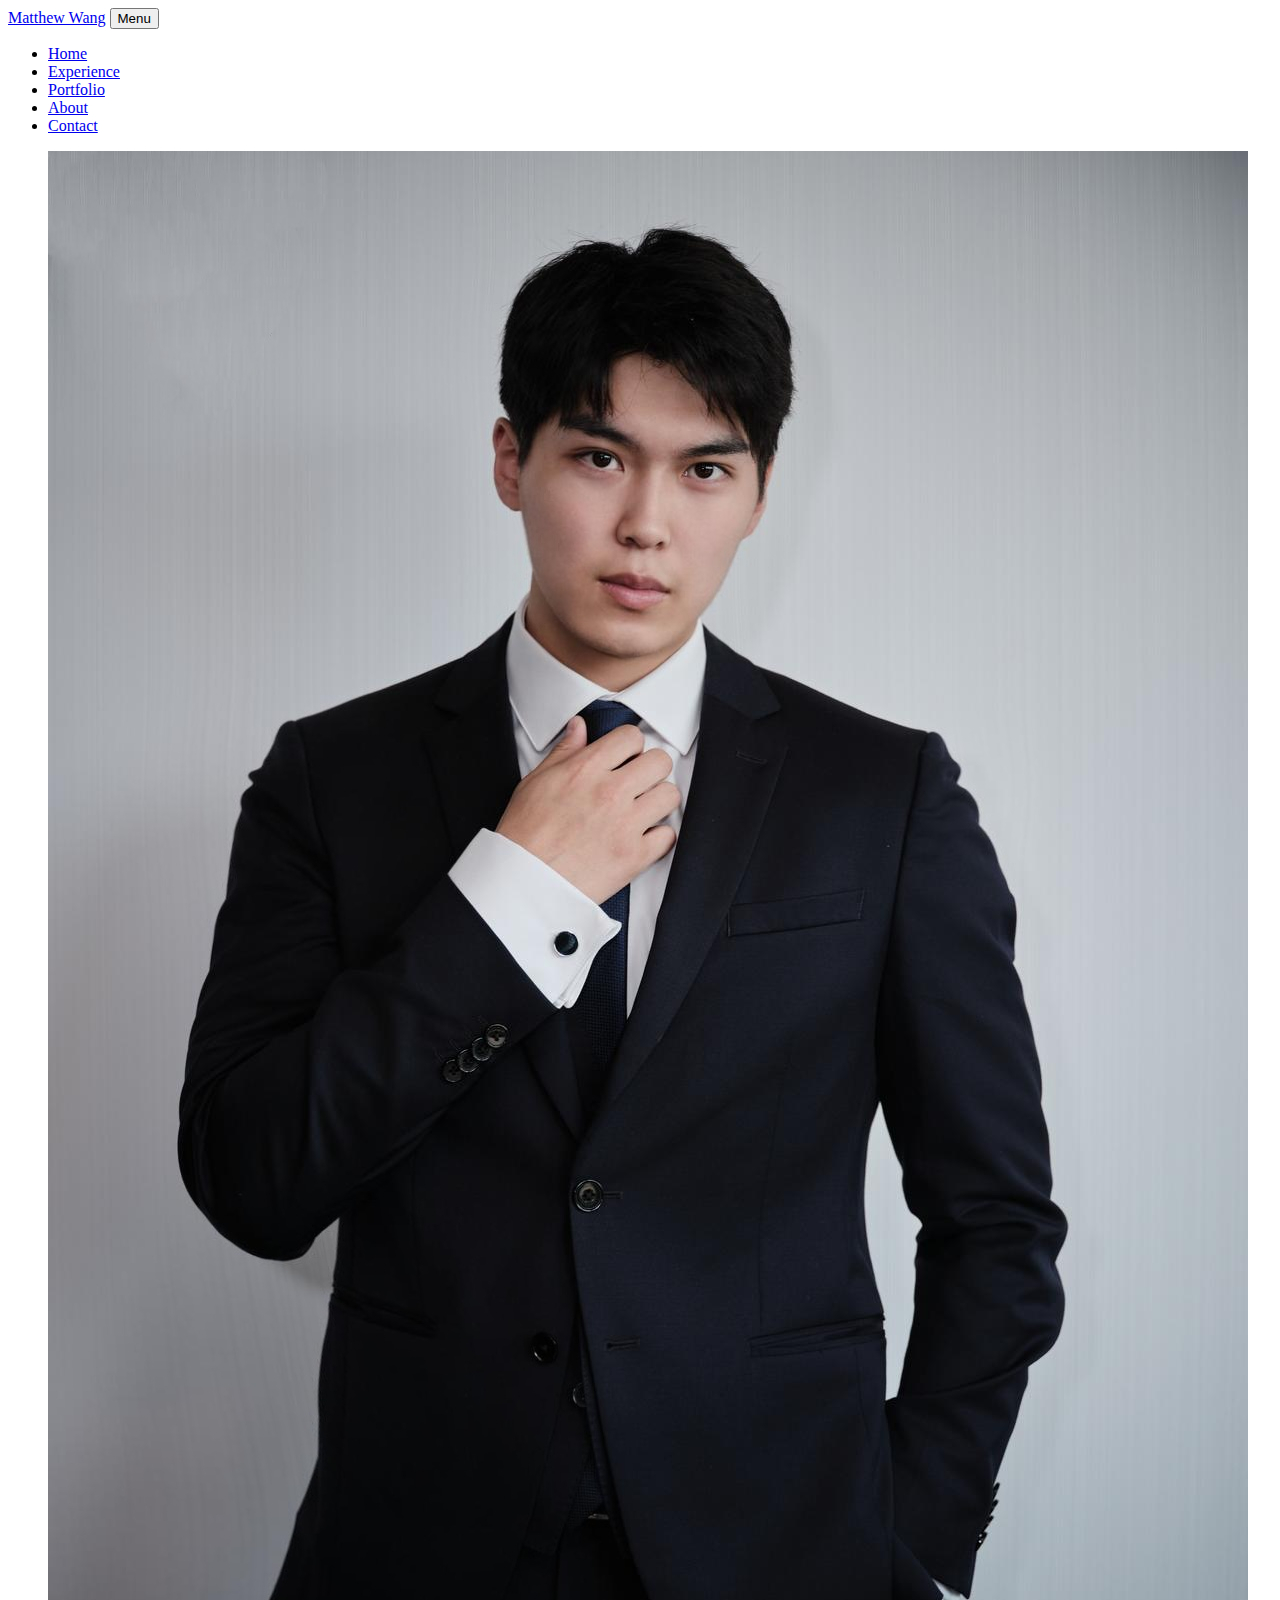
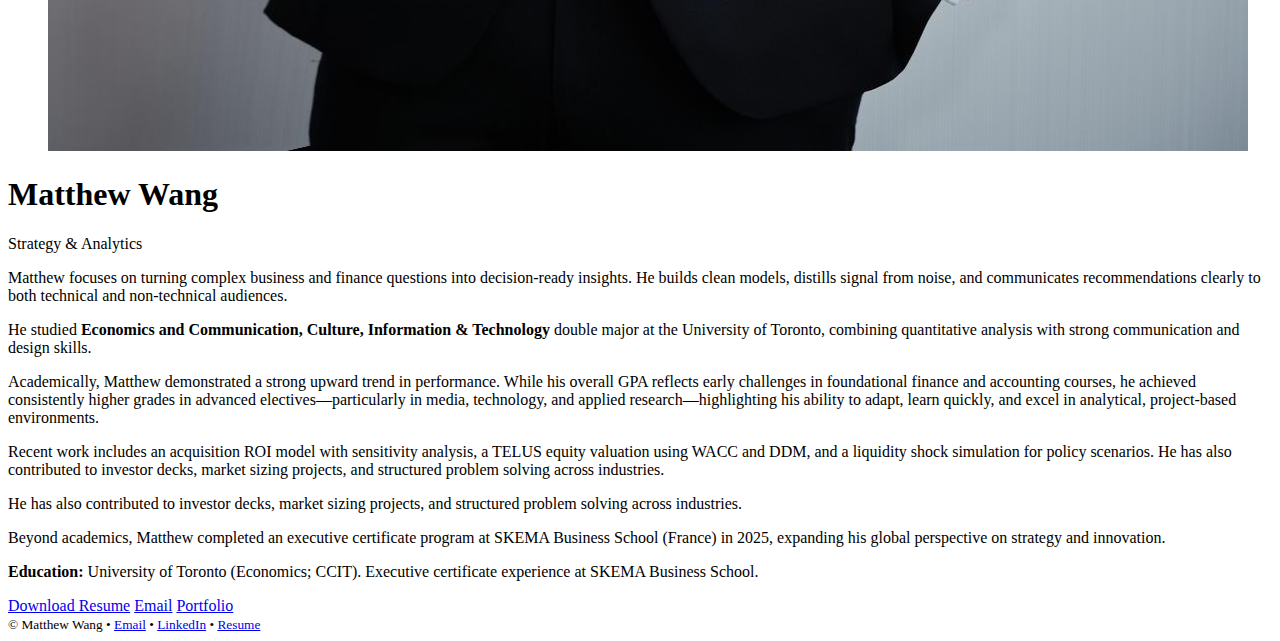
<file: about.html>
<!doctype html>
<html lang="en">
<head>
  <meta charset="utf-8" />
  <meta name="viewport" content="width=device-width, initial-scale=1" />
  <title>About — Matthew Wang</title>
  <link rel="stylesheet" href="assets:styles.css" />
</head>
<body>
<header class="site-header">
  <nav class="nav">
    <a class="logo" href="index.html">Matthew Wang</a>
    <button class="nav-toggle" aria-expanded="false" aria-controls="menu">Menu</button>
    <ul id="menu" class="nav-list">
      <li><a href="index.html">Home</a></li>
      <li><a href="projects.html">Experience</a></li>
      <li><a href="portfolio.html">Portfolio</a></li>
      <li><a href="about.html" aria-current="page">About</a></li>
      <li><a href="contact.html">Contact</a></li>
    </ul>
  </nav>
</header>

<!-- ABOUT — Apple Leadership style -->
	
<section class="about-hero container">
  <figure class="about-portrait">
    <img src="assets/IMG_4450 2.JPG" alt="Portrait of Matthew Wang">
  </figure>
  <div class="about-title">
    <h1>Matthew Wang</h1>
    <p class="role">Strategy & Analytics</p>
  </div>
</section>


<section class="about-bio container">
  <div class="bio-grid">
    <div class="bio-col">
      <p>Matthew focuses on turning complex business and finance questions into decision-ready insights. He builds clean models, distills signal from noise, and communicates recommendations clearly to both technical and non-technical audiences.</p>
      <p>He studied <strong> Economics and Communication, Culture, Information & Technology </strong> double major at the University of Toronto, combining quantitative analysis with strong communication and design skills.</p>
	<p>Academically, Matthew demonstrated a strong upward trend in performance. While his overall GPA reflects early challenges in foundational finance and accounting courses, he achieved consistently higher grades in advanced electives—particularly in media, technology, and applied research—highlighting his ability to adapt, learn quickly, and excel in analytical, project-based environments.</p>
    </div>

    <div class="bio-col">
	  <p>Recent work includes an acquisition ROI model with sensitivity analysis, a TELUS equity valuation using WACC and DDM, and a liquidity shock simulation for policy scenarios. He has also contributed to investor decks, market sizing projects, and structured problem solving across industries.</p>
      <p>He has also contributed to investor decks, market sizing projects, and structured problem solving across industries.</p>
      <p>Beyond academics, Matthew completed an executive certificate program at SKEMA Business School (France) in 2025, expanding his global perspective on strategy and innovation.</p>
      <p><strong>Education:</strong> University of Toronto (Economics; CCIT). Executive certificate experience at SKEMA Business School.</p>
    </div>
  </div>

  <div class="about-cta">
    <a class="btn" href="assets/Matthew_Wang_Resume.pdf">Download Resume</a>
    <a class="btn" href="mailto:matthew.w435@gmail.com">Email</a>
    <a class="btn" href="portfolio.html">Portfolio</a>
  </div>
</section>


<footer class="site-footer">
  <small>© Matthew Wang • <a href="mailto:matthew.w435@gmail.com">Email</a> •
  <a href="https://www.linkedin.com/in/matthewweiwang">LinkedIn</a> •
  <a href="assets/Matthew_Wang_Resume.pdf">Resume</a></small>
</footer>

<script src="assets/scripts.js"></script>
</body>
</html>
</file>
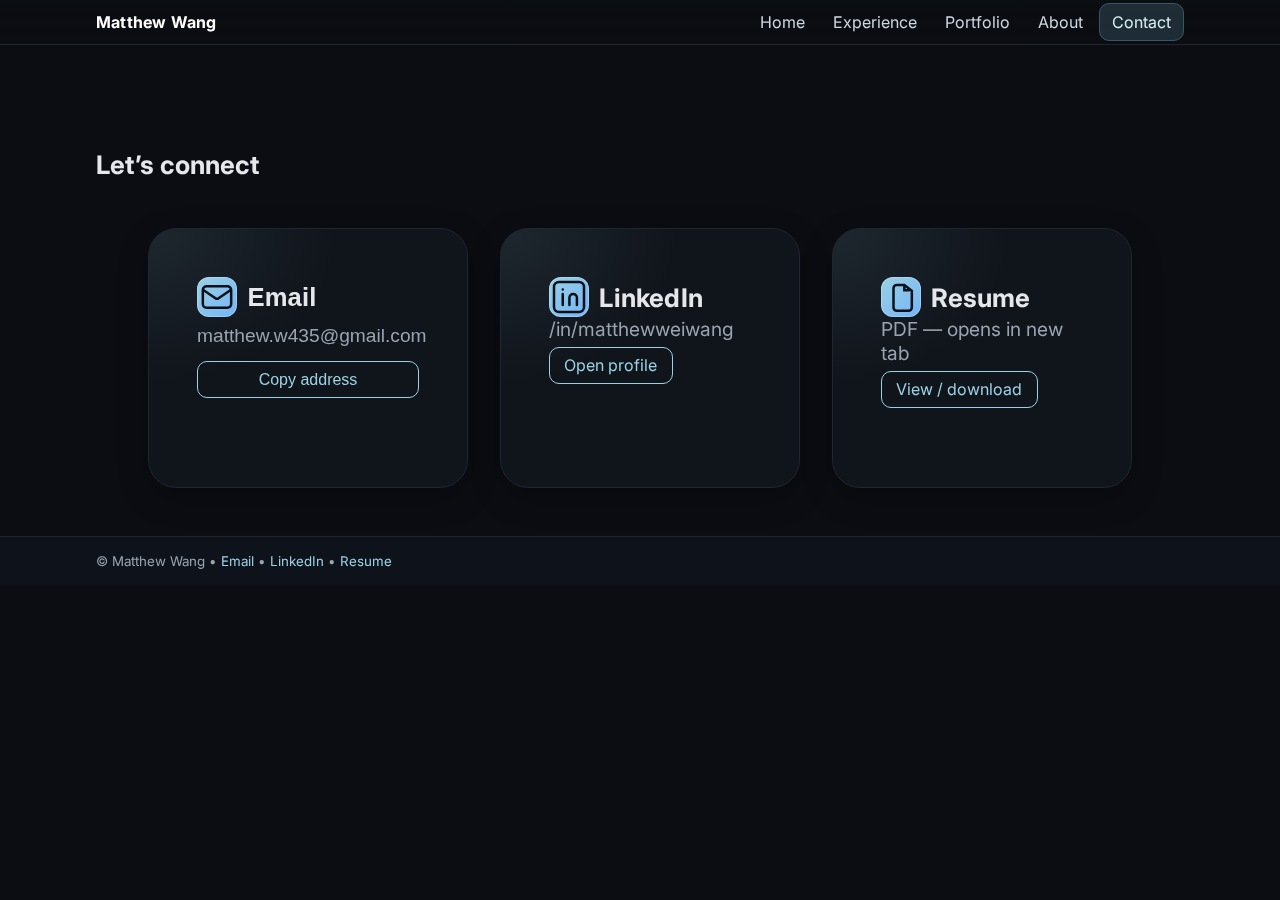
<file: contact.html>
<!doctype html>
<html lang="en">
<head>
  <meta charset="utf-8" />
  <meta name="viewport" content="width=device-width, initial-scale=1" />
  <title>Contact — Matthew Wang</title>
  <link rel="preconnect" href="https://fonts.googleapis.com">
  <link rel="preconnect" href="https://fonts.gstatic.com" crossorigin>
  <link href="https://fonts.googleapis.com/css2?family=Inter:wght@400;600;700&display=swap" rel="stylesheet">
  <!-- adjust the path if your CSS lives elsewhere -->
  <link rel="stylesheet" href="assets/styles.css" />
</head>
<body>
<header class="site-header">
  <nav class="nav">
    <a class="logo" href="index.html">Matthew Wang</a>
    <button class="nav-toggle" aria-expanded="false" aria-controls="menu">Menu</button>
    <ul id="menu" class="nav-list">
      <li><a href="index.html">Home</a></li>
      <li><a href="experience.html">Experience</a></li>
      <li><a href="portfolio.html">Portfolio</a></li>
      <li><a href="about.html">About</a></li>
      <li><a href="contact.html" aria-current="page">Contact</a></li>
    </ul>
  </nav>
</header>

<main class="container">
  <h1 class="section-title">Let’s connect</h1>
  <section class="contact-tiles">
    <!-- Email -->
    <button class="contact-tile" type="button" id="emailTile"
            aria-label="Copy email to clipboard"
            data-copy="matthew.w435@gmail.com">
      <div class="tile-top">
        <span class="tile-icon" aria-hidden="true">
          <!-- envelope icon -->
          <svg width="40" height="40" viewBox="0 0 24 24" fill="none"><path d="M3.5 7.75a2.25 2.25 0 0 1 2.25-2.25h12.5A2.25 2.25 0 0 1 20.5 7.75v8.5A2.25 2.25 0 0 1 18.25 18.5H5.75A2.25 2.25 0 0 1 3.5 16.25v-8.5Z" stroke="currentColor" stroke-width="1.5" /><path d="m4 8 7.05 4.7a1.5 1.5 0 0 0 1.9 0L20 8" stroke="currentColor" stroke-width="1.5" stroke-linecap="round"/></svg>
        </span>
        <h2>Email</h2>
      </div>
      <p class="tile-sub">matthew.w435@gmail.com</p>
      <div class="tile-cta">Copy address</div>
      <div class="tile-toast" role="status" aria-live="polite">Copied!</div>
    </button>

    <!-- LinkedIn -->
    <a class="contact-tile" href="https://www.linkedin.com/in/matthewweiwang" target="_blank" rel="noopener">
      <div class="tile-top">
        <span class="tile-icon" aria-hidden="true">
          <!-- LinkedIn icon -->
          <svg width="40" height="40" viewBox="0 0 24 24" fill="none"><rect x="3" y="3" width="18" height="18" rx="3" stroke="currentColor" stroke-width="1.5"/><path d="M8.25 10.25v6.5M8.25 7.5v.01M12.25 16.75v-4.25a2.25 2.25 0 1 1 4.5 0v4.25" stroke="currentColor" stroke-width="1.5" stroke-linecap="round"/></svg>
        </span>
        <h2>LinkedIn</h2>
      </div>
      <p class="tile-sub">/in/matthewweiwang</p>
      <div class="tile-cta">Open profile</div>
    </a>

    <!-- Resume -->
    <a class="contact-tile" href="assets/Resume-Matthew-Wei-Wang-Autodesk-FA.pdf" target="_blank" rel="noopener">
      <div class="tile-top">
        <span class="tile-icon" aria-hidden="true">
          <!-- document icon -->
          <svg width="40" height="40" viewBox="0 0 24 24" fill="none"><path d="M8.75 4.75h5.25L18.5 8.25v10a2 2 0 0 1-2 2h-7a2 2 0 0 1-2-2v-11.5a2 2 0 0 1 2-2Z" stroke="currentColor" stroke-width="1.5"/><path d="M14 4.75V8h3.25" stroke="currentColor" stroke-width="1.5"/></svg>
        </span>
        <h2>Resume</h2>
      </div>
      <p class="tile-sub">PDF — opens in new tab</p>
      <div class="tile-cta">View / download</div>
    </a>
  </section>
</main>

<footer class="site-footer">
  <small>© Matthew Wang • <a href="mailto:matthew.w435@gmail.com">Email</a> •
    <a href="https://www.linkedin.com/in/matthewweiwang">LinkedIn</a> •
    <a href="assets/Resume-Matthew-Wei-Wang-Autodesk-FA.pdf" target="_blank" rel="noopener">Resume</a></small>
</footer>

<script src="assets/scripts.js"></script>
<script>
  // Copy-to-clipboard for Email tile
  (function () {
    const tile = document.getElementById('emailTile');
    if (!tile) return;
    const toast = tile.querySelector('.tile-toast');
    tile.addEventListener('click', async () => {
      const text = tile.getAttribute('data-copy') || '';
      try {
        await navigator.clipboard.writeText(text);
        toast.classList.add('show');
        setTimeout(() => toast.classList.remove('show'), 1400);
      } catch (e) {
        // Fallback: select text in a prompt
        window.prompt('Copy email address:', text);
      }
    });
  })();
</script>
</body>
</html>
</file>
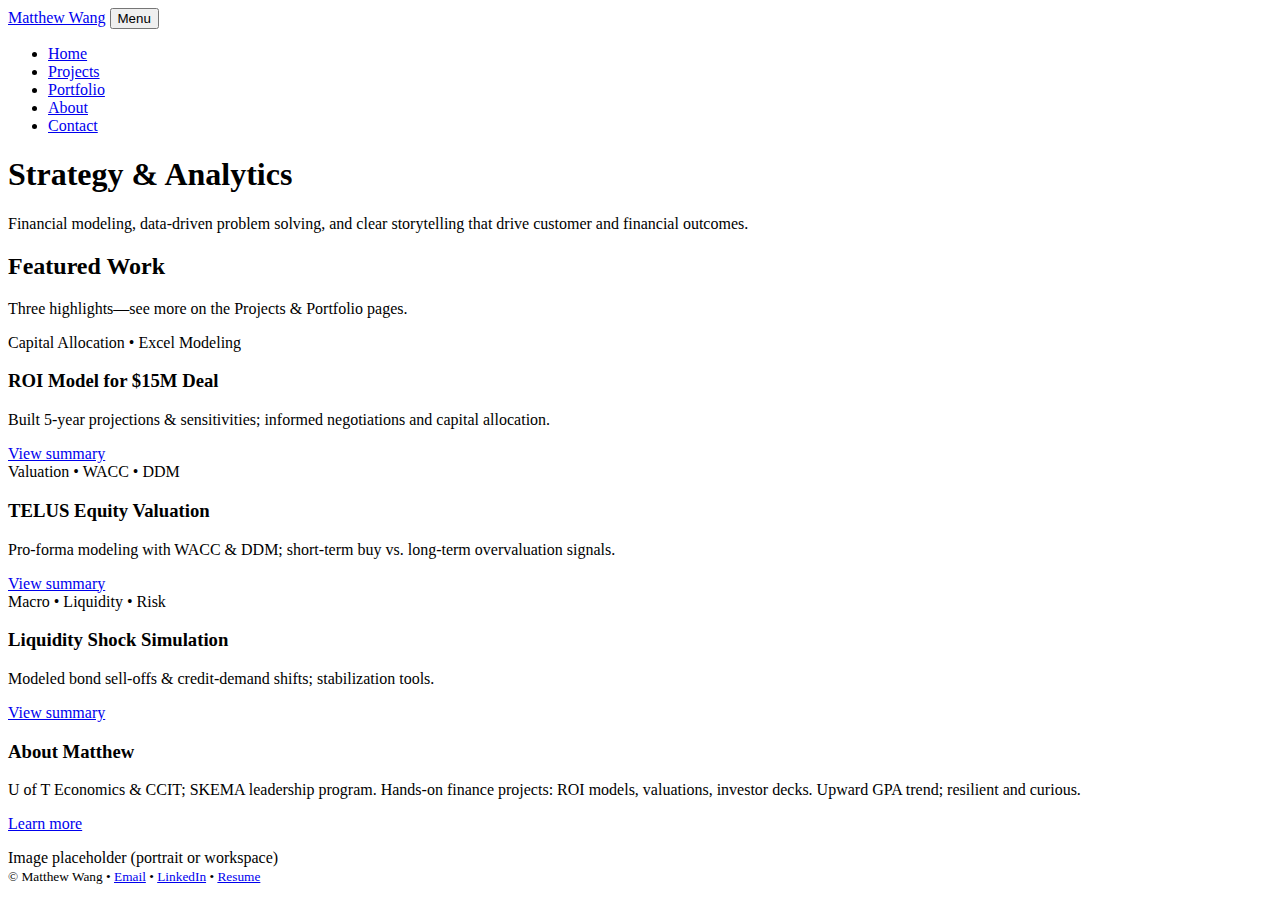
<file: newindex.html>
<!doctype html>
<html lang="en">
<head>
  <meta charset="utf-8" />
  <meta name="viewport" content="width=device-width, initial-scale=1" />
  <title>Matthew Wang — Strategy & Analytics</title>
  <link rel="preconnect" href="https://fonts.googleapis.com">
  <link rel="preconnect" href="https://fonts.gstatic.com" crossorigin>
  <link href="https://fonts.googleapis.com/css2?family=Inter:wght@400;600;700&display=swap" rel="stylesheet">
	<link ref="stylesheet" href="assets%3Astyles.css" />
</head>
<body>
<header class="site-header">
  <nav class="nav">
    <a class="logo" href="index.html">Matthew Wang</a>
    <button class="nav-toggle" aria-expanded="false" aria-controls="menu">Menu</button>
    <ul id="menu" class="nav-list">
      <li><a href="index.html" aria-current="page">Home</a></li>
      <li><a href="projects.html">Projects</a></li>
      <li><a href="portfolio.html">Portfolio</a></li>
      <li><a href="about.html">About</a></li>
      <li><a href="contact.html">Contact</a></li>
    </ul>
  </nav>
</header>

<main class="hero container" id="top">
  <div>
    <h1>Strategy & Analytics</h1>
    <p>Financial modeling, data-driven problem solving, and clear storytelling that drive customer and financial outcomes.</p>
  </div>
</main>

<section class="container">
  <h2 class="section-title">Featured Work</h2>
  <p class="section-sub">Three highlights—see more on the Projects & Portfolio pages.</p>

  <div class="cards">
    <article class="card">
      <div class="meta">Capital Allocation • Excel Modeling</div>
      <h3>ROI Model for $15M Deal</h3>
      <p>Built 5-year projections & sensitivities; informed negotiations and capital allocation.</p>
      <a class="btn primary" href="portfolio.html#roi-summary">View summary</a>
    </article>

    <article class="card">
      <div class="meta">Valuation • WACC • DDM</div>
      <h3>TELUS Equity Valuation</h3>
      <p>Pro-forma modeling with WACC & DDM; short-term buy vs. long-term overvaluation signals.</p>
      <a class="btn" href="portfolio.html#valuation-summary">View summary</a>
    </article>

    <article class="card">
      <div class="meta">Macro • Liquidity • Risk</div>
      <h3>Liquidity Shock Simulation</h3>
      <p>Modeled bond sell-offs & credit-demand shifts; stabilization tools.</p>
      <a class="btn" href="portfolio.html#policy-summary">View summary</a>
    </article>
  </div>
</section>

<section class="container two-col">
  <div class="card">
    <h3>About Matthew</h3>
    <p>U of T Economics & CCIT; SKEMA leadership program. Hands-on finance projects: ROI models, valuations, investor decks. Upward GPA trend; resilient and curious.</p>
    <p><a class="btn" href="about.html">Learn more</a></p>
  </div>
  <div class="placeholder">Image placeholder (portrait or workspace)</div>
</section>

<footer class="site-footer">
  <small>© Matthew Wang • <a href="mailto:matthew.w435@gmail.com">Email</a> •
  <a href="https://www.linkedin.com/in/matthewweiwang">LinkedIn</a> •
  <a href="assets/Matthew_Wang_Resume.pdf">Resume</a></small>
</footer>

<script src="scripts.js"></script>
</body>
</html>
</file>
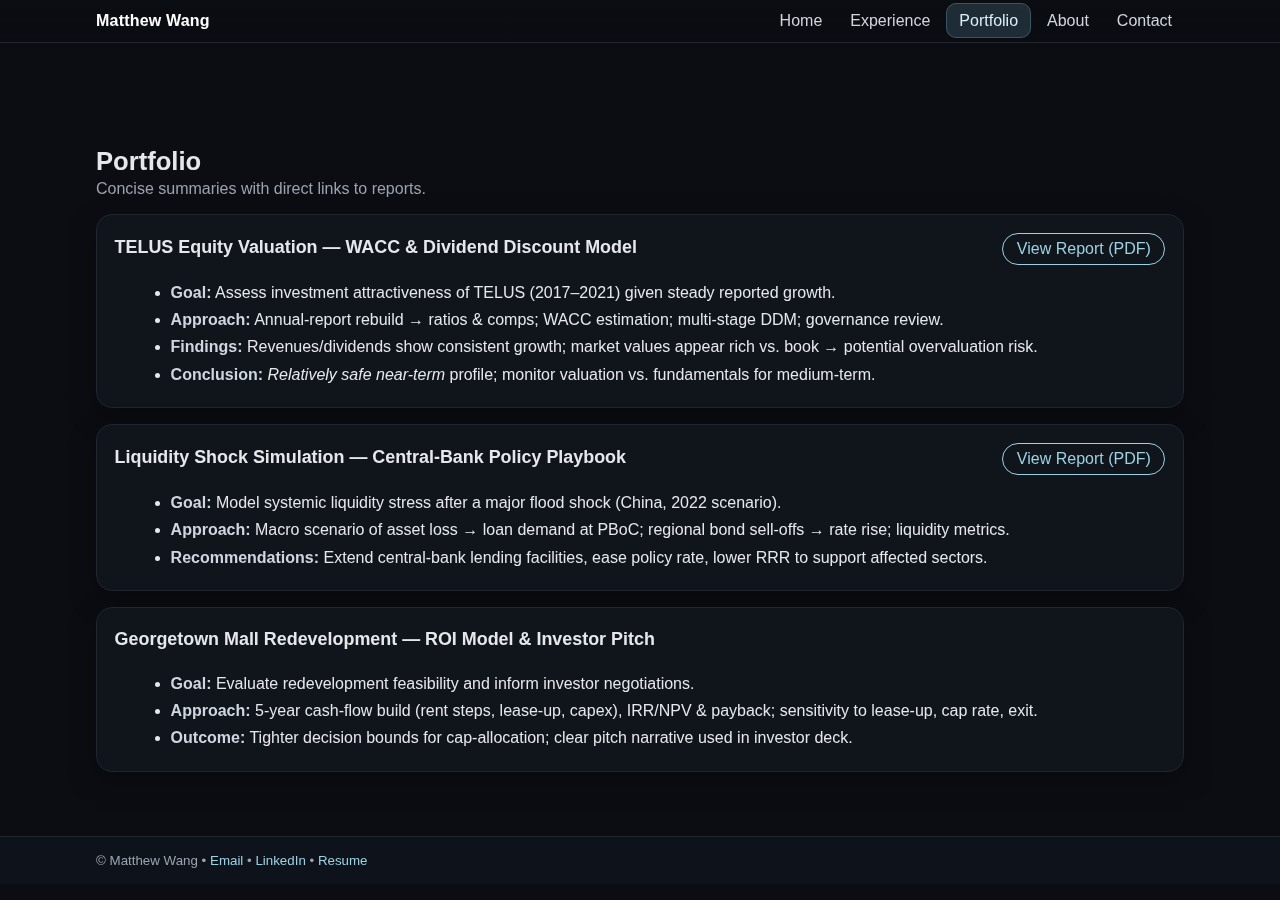
<file: portfolio.html>
<!doctype html>
<html lang="en">
<head>
  <meta charset="utf-8" />
  <meta name="viewport" content="width=device-width, initial-scale=1" />
  <title>Portfolio — Matthew Wang</title>
  <link rel="stylesheet" href="assets/styles.css" />
</head>
<body>
<header class="site-header">
  <nav class="nav">
    <a class="logo" href="index.html">Matthew Wang</a>
    <button class="nav-toggle" aria-expanded="false" aria-controls="menu">Menu</button>
    <ul id="menu" class="nav-list">
      <li><a href="index.html">Home</a></li>
      <li><a href="projects.html">Experience</a></li>
      <li><a href="portfolio.html" aria-current="page">Portfolio</a></li>
      <li><a href="about.html">About</a></li>
      <li><a href="contact.html">Contact</a></li>
    </ul>
  </nav>
</header>
	
<section class="container">
  <h1 class="section-title">Portfolio</h1>
  <p class="section-sub">Concise summaries with direct links to reports.</p>

  <!-- TELUS VALUATION CARD -->
<article class="card summary-card" id="valuation-summary">
  <div class="summary-row">
    <h3>TELUS Equity Valuation — WACC & Dividend Discount Model</h3>
    <a class="btn" href="assets/Financial Report.pdf" target="_blank" rel="noopener">View Report (PDF)</a>
  </div>
  <ul class="summary-bullets">
    <li><strong>Goal:</strong> Assess investment attractiveness of TELUS (2017–2021) given steady reported growth.</li>
    <li><strong>Approach:</strong> Annual-report rebuild → ratios & comps; WACC estimation; multi-stage DDM; governance review.</li>
    <li><strong>Findings:</strong> Revenues/dividends show consistent growth; market values appear rich vs. book → potential overvaluation risk.</li>
    <li><strong>Conclusion:</strong> <em>Relatively safe near-term</em> profile; monitor valuation vs. fundamentals for medium-term.</li>
  </ul>
</article>


  <!-- POLICY PAPER -->
<article class="card summary-card" id="policy-summary">
  <div class="summary-row">
    <h3>Liquidity Shock Simulation — Central-Bank Policy Playbook</h3>
    <a class="btn" href="assets/Policy Paper.pdf" target="_blank" rel="noopener">View Report (PDF)</a>
  </div>
  <ul class="summary-bullets">
    <li><strong>Goal:</strong> Model systemic liquidity stress after a major flood shock (China, 2022 scenario).</li>
    <li><strong>Approach:</strong> Macro scenario of asset loss → loan demand at PBoC; regional bond sell-offs → rate rise; liquidity metrics.</li>
    <li><strong>Recommendations:</strong> Extend central-bank lending facilities, ease policy rate, lower RRR to support affected sectors.</li>
  </ul>
</article>


  <!-- GEORGETOWN CARD (no PDF yet) -->
<article class="card summary-card" id="roi-summary">
  <div class="summary-row">
    <h3>Georgetown Mall Redevelopment — ROI Model & Investor Pitch</h3>
  </div>
  <ul class="summary-bullets">
    <li><strong>Goal:</strong> Evaluate redevelopment feasibility and inform investor negotiations.</li>
    <li><strong>Approach:</strong> 5-year cash-flow build (rent steps, lease-up, capex), IRR/NPV & payback; sensitivity to lease-up, cap rate, exit.</li>
    <li><strong>Outcome:</strong> Tighter decision bounds for cap-allocation; clear pitch narrative used in investor deck.</li>
  </ul>
</article>

</section>

<footer class="site-footer">
  <small>© Matthew Wang • <a href="mailto:matthew.w435@gmail.com">Email</a> •
  <a href="https://www.linkedin.com/in/matthewweiwang">LinkedIn</a> •
  <a href="assets/Matthew_Wang_Resume.pdf">Resume</a></small>
</footer>

<script src="assets/scripts.js"></script>
</body>
</html>
</file>
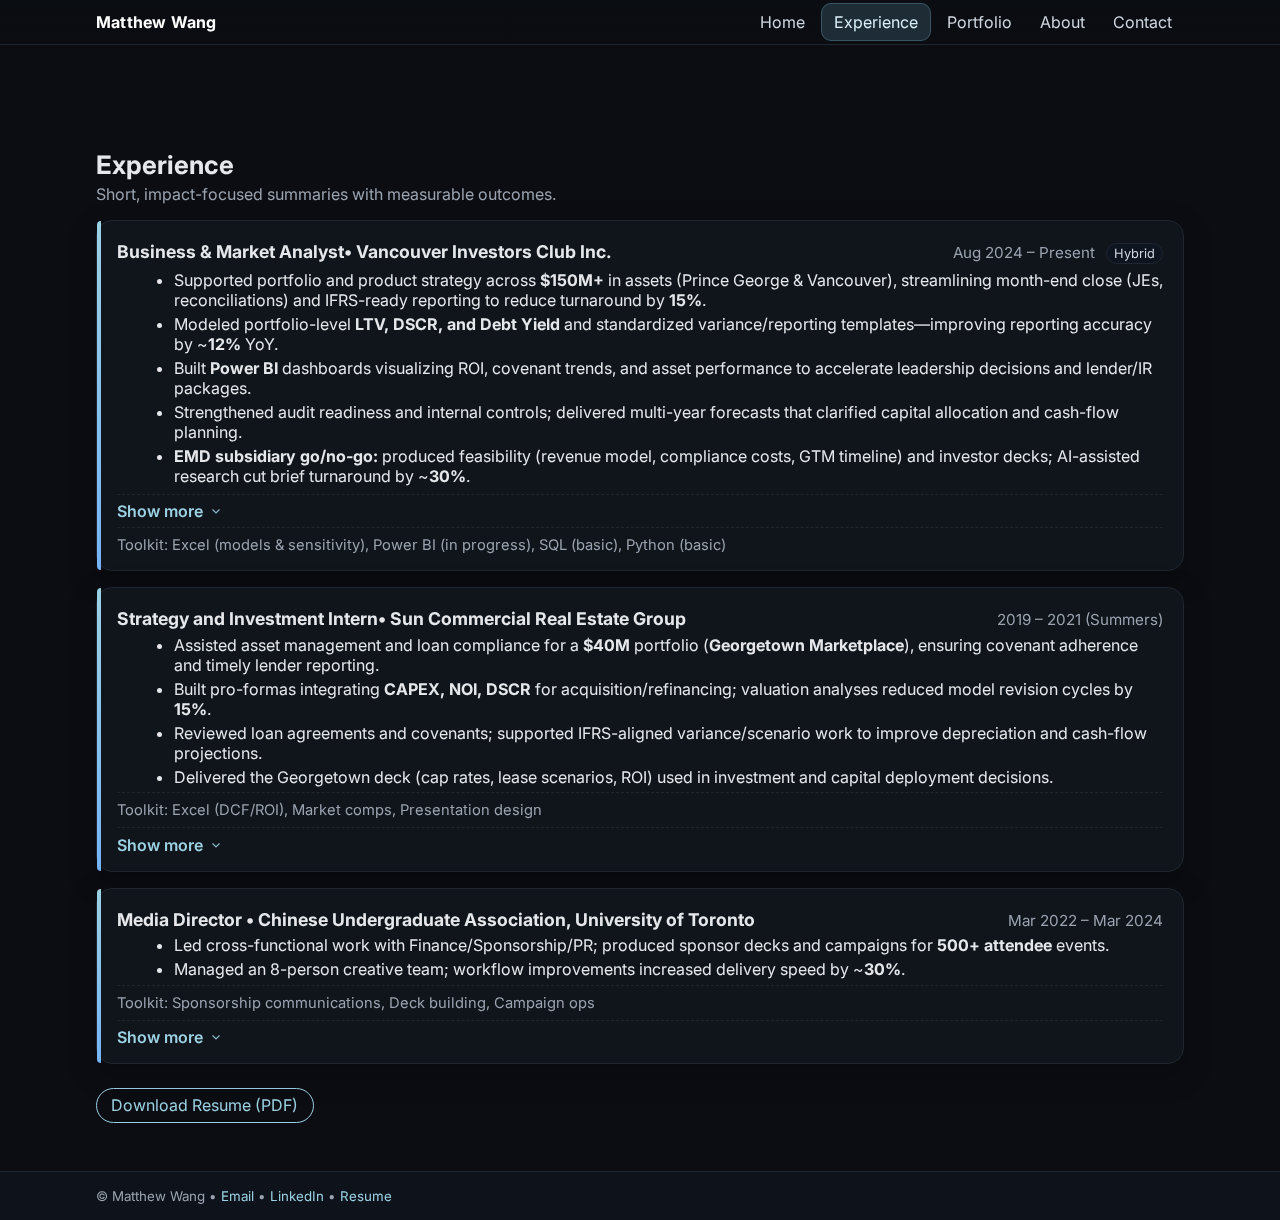
<file: projects.html>
<!doctype html>
<html lang="en">
<head>
  <meta charset="utf-8" />
  <meta name="viewport" content="width=device-width, initial-scale=1" />
  <title>Experience — Matthew Wang</title>
  <link rel="preconnect" href="https://fonts.googleapis.com">
  <link rel="preconnect" href="https://fonts.gstatic.com" crossorigin>
  <link href="https://fonts.googleapis.com/css2?family=Inter:wght@400;600;700&display=swap" rel="stylesheet">
  <link rel="stylesheet" href="assets/styles.css" />
</head>
<body>
<header class="site-header">
  <nav class="nav">
    <a class="logo" href="index.html">Matthew Wang</a>
    <button class="nav-toggle" aria-expanded="false" aria-controls="menu">Menu</button>
    <ul id="menu" class="nav-list">
      <li><a href="index.html">Home</a></li>
      <li><a href="projects.html" aria-current="page">Experience</a></li>
      <li><a href="portfolio.html">Portfolio</a></li>
      <li><a href="about.html">About</a></li>
      <li><a href="contact.html">Contact</a></li>
    </ul>
  </nav>
</header>

<section class="container">
  <h1 class="section-title">Experience</h1>
  <p class="section-sub">Short, impact-focused summaries with measurable outcomes.</p>

  <div class="xp-list">

   <!-- VIC -->
<article class="xp-card">
  <div class="xp-head">
    <h2 class="xp-role">Business & Market Analyst<span class="xp-dot">•</span> Vancouver Investors Club Inc.</h2>
    <div class="xp-meta">Aug 2024 – Present <span class="badge">Hybrid</span></div>
  </div>

<ul class="xp-bullets">
        <li>Supported portfolio and product strategy across <strong>$150M+</strong> in assets (Prince George &amp; Vancouver), streamlining month-end close (JEs, reconciliations) and IFRS-ready reporting to reduce turnaround by <strong>15%</strong>.</li>
        <li>Modeled portfolio-level <strong>LTV, DSCR, and Debt Yield</strong> and standardized variance/reporting templates—improving reporting accuracy by ~<strong>12%</strong> YoY.</li>
        <li>Built <strong>Power BI</strong> dashboards visualizing ROI, covenant trends, and asset performance to accelerate leadership decisions and lender/IR packages.</li>
        <li>Strengthened audit readiness and internal controls; delivered multi-year forecasts that clarified capital allocation and cash-flow planning.</li>
        <li><strong>EMD subsidiary go/no-go:</strong> produced feasibility (revenue model, compliance costs, GTM timeline) and investor decks; AI-assisted research cut brief turnaround by ~<strong>30%</strong>.</li>
      </ul>


  <!-- EXPANDABLE DETAILS -->
  <details class="xp-more">
    <summary>
      <span class="label">Show more</span>
      <svg class="chev" width="14" height="14" viewBox="0 0 20 20" aria-hidden="true"><path fill="currentColor" d="M5.6 7.2L10 11.6l4.4-4.4 1.2 1.2L10 14 4.4 8.4z"/></svg>
    </summary>
    <ul class="xp-bullets xp-bullets-more">
      <li>Designed comprehensive revenue and compliance models that supported executive strategic planning.</li>
      <li>Developed ROI models that directly shaped negotiation strategy for a $15M commercial property acquisition.</li>
      <li>Delivered investor-ready presentations that secured engagement from high-net-worth prospects.</li>
      <li>Consolidated monthly review packs for Finance leadership, boosting visibility into budget-to-actuals and CAPEX.</li>
      <li>Partnered cross-functionally (Finance, IR, Compliance) to ensure data integrity across lender/capital reporting workflows.</li>
      <li>Advanced toolkit: <strong>Excel (models &amp; sensitivity)</strong>, <strong>Power BI</strong>, <strong>SQL</strong>, <strong>SAP (coursework)</strong>.</li>
      <li>Leveraged AI tools (Copilot, Gemini, OpenAI) to accelerate research and improve market insights.</li>
    </ul>
  </details>

  <div class="xp-tools">Toolkit: Excel (models &amp; sensitivity), Power BI (in progress), SQL (basic), Python (basic)</div>
</article>


    <!-- Sun Commercial -->
    <article class="xp-card">
      <div class="xp-head">
        <h2 class="xp-role"> Strategy and Investment Intern<span class="xp-dot">•</span> Sun Commercial Real Estate Group</h2>
        <div class="xp-meta"> 2019 – 2021 (Summers)</div>
      </div>
    <ul class="xp-bullets">
        <li>Assisted asset management and loan compliance for a <strong>$40M</strong> portfolio (<strong>Georgetown Marketplace</strong>), ensuring covenant adherence and timely lender reporting.</li>
        <li>Built pro-formas integrating <strong>CAPEX, NOI, DSCR</strong> for acquisition/refinancing; valuation analyses reduced model revision cycles by <strong>15%</strong>.</li>
        <li>Reviewed loan agreements and covenants; supported IFRS-aligned variance/scenario work to improve depreciation and cash-flow projections.</li>
        <li>Delivered the Georgetown deck (cap rates, lease scenarios, ROI) used in investment and capital deployment decisions.</li>
      </ul>
      <div class="xp-tools">Toolkit: Excel (DCF/ROI), Market comps, Presentation design</div>
<!-- EXPANDABLE DETAILS -->
		<details class="xp-more">
    <summary>
      <span class="label">Show more</span>
      <svg class="chev" width="14" height="14" viewBox="0 0 20 20" aria-hidden="true"><path fill="currentColor" d="M5.6 7.2L10 11.6l4.4-4.4 1.2 1.2L10 14 4.4 8.4z"/></svg>
    </summary>
    <ul class="xp-bullets xp-bullets-more">
      <li>Drafted market analysis reports that flagged high-potential acquisition targets across the GTA.</li>
      <li>Forecasted rental yields and NOI to support financial due diligence.</li>
      <li>Contributed to client-facing investment proposals, merging financial models with market logic.</li>
      <li>Supported senior associates in preparing materials that led directly to approved acquisitions.</li>
    </ul>
  </details>
    </article>

    <!-- CUA -->
    <article class="xp-card">
      <div class="xp-head">
        <h2 class="xp-role">Media Director <span class="xp-dot">•</span> Chinese Undergraduate Association, University of Toronto</h2>
        <div class="xp-meta">Mar 2022 – Mar 2024</div>
      </div>
      <ul class="xp-bullets">
        <li>Led cross-functional work with Finance/Sponsorship/PR; produced sponsor decks and campaigns for <strong>500+ attendee</strong> events.</li>
        <li>Managed an 8-person creative team; workflow improvements increased delivery speed by ~<strong>30%</strong>.</li>
      </ul>
      <div class="xp-tools">Toolkit: Sponsorship communications, Deck building, Campaign ops</div>
<!-- EXPANDABLE DETAILS -->
		<details class="xp-more">
    <summary>
      <span class="label">Show more</span>
      <svg class="chev" width="14" height="14" viewBox="0 0 20 20" aria-hidden="true"><path fill="currentColor" d="M5.6 7.2L10 11.6l4.4-4.4 1.2 1.2L10 14 4.4 8.4z"/></svg>
    </summary>
    <ul class="xp-bullets xp-bullets-more">
      <li>Partnered with sponsorship & PR teams to craft media campaigns supporting events with 500+ attendees.</li>
      <li>Designed sponsor decks that improved corporate engagement and secured multiple sponsorships.</li>
      <li>Led a media team of 8+, coaching contributors to deliver higher-quality outputs.</li>
      <li>Instituted project management tools that reduced bottlenecks and accelerated turnaround times.</li>
    </ul>
  </details>
    </article>

  </div>

  <div class="xp-actions">
    <a class="btn" href="assets/Resume-Matthew-Wei-Wang-Autodesk-FA.pdf" target="_blank" rel="noopener">Download Resume (PDF)</a>
  </div>
</section>

<footer class="site-footer">
  <small>© Matthew Wang • <a href="mailto:matthew.w435@gmail.com">Email</a> •
  <a href="https://www.linkedin.com/in/matthewweiwang">LinkedIn</a> •
  <a href="assets/Resume-Matthew-Wei-Wang-Autodesk-FA.pdf">Resume</a></small>
</footer>

<script src="assets/scripts.js"></script>
</body>
</html>
</file>
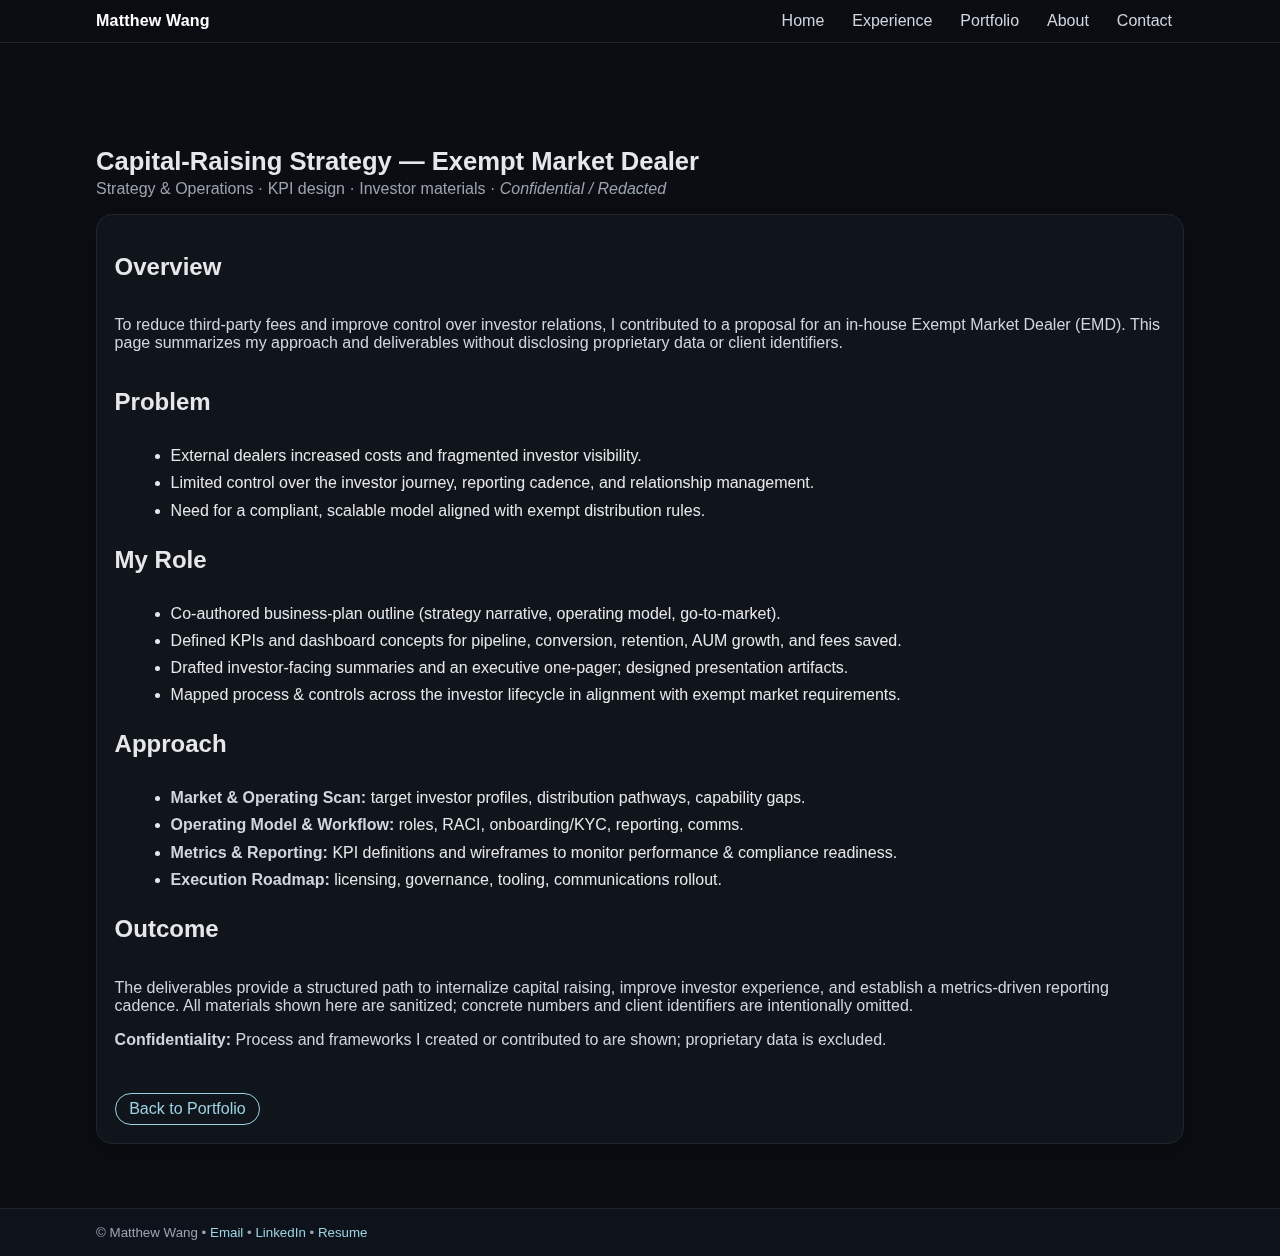
<file: projects/emd-redacted.html>
<!doctype html>
<html lang="en">
<head>
  <meta charset="utf-8" />
  <meta name="viewport" content="width=device-width, initial-scale=1" />
  <title>Capital-Raising Strategy — EMD (Redacted) | Matthew Wang</title>
  <link rel="stylesheet" href="../assets/styles.css" />
  <meta name="description" content="Redacted case study: approach and artifacts for an in-house Exempt Market Dealer strategy without proprietary data." />
</head>
<body>
<header class="site-header">
  <nav class="nav">
    <a class="logo" href="../index.html">Matthew Wang</a>
    <button class="nav-toggle" aria-expanded="false" aria-controls="menu">Menu</button>
    <ul id="menu" class="nav-list">
      <li><a href="../index.html">Home</a></li>
      <li><a href="../projects.html">Experience</a></li>
      <li><a href="../portfolio.html">Portfolio</a></li>
      <li><a href="../about.html">About</a></li>
      <li><a href="../contact.html">Contact</a></li>
    </ul>
  </nav>
</header>

<section class="container">
  <h1 class="section-title">Capital-Raising Strategy — Exempt Market Dealer</h1>
  <p class="section-sub">Strategy & Operations · KPI design · Investor materials · <em>Confidential / Redacted</em></p>

  <article class="card summary-card">
    <h2>Overview</h2>
    <p>To reduce third-party fees and improve control over investor relations, I contributed to a proposal for an in-house Exempt Market Dealer (EMD). This page summarizes my approach and deliverables without disclosing proprietary data or client identifiers.</p>

    <h2>Problem</h2>
    <ul class="summary-bullets">
      <li>External dealers increased costs and fragmented investor visibility.</li>
      <li>Limited control over the investor journey, reporting cadence, and relationship management.</li>
      <li>Need for a compliant, scalable model aligned with exempt distribution rules.</li>
    </ul>

    <h2>My Role</h2>
    <ul class="summary-bullets">
      <li>Co-authored business-plan outline (strategy narrative, operating model, go-to-market).</li>
      <li>Defined KPIs and dashboard concepts for pipeline, conversion, retention, AUM growth, and fees saved.</li>
      <li>Drafted investor-facing summaries and an executive one-pager; designed presentation artifacts.</li>
      <li>Mapped process & controls across the investor lifecycle in alignment with exempt market requirements.</li>
    </ul>

    <h2>Approach</h2>
    <ul class="summary-bullets">
      <li><strong>Market & Operating Scan:</strong> target investor profiles, distribution pathways, capability gaps.</li>
      <li><strong>Operating Model & Workflow:</strong> roles, RACI, onboarding/KYC, reporting, comms.</li>
      <li><strong>Metrics & Reporting:</strong> KPI definitions and wireframes to monitor performance & compliance readiness.</li>
      <li><strong>Execution Roadmap:</strong> licensing, governance, tooling, communications rollout.</li>
    </ul>

    <h2>Outcome</h2>
    <p>The deliverables provide a structured path to internalize capital raising, improve investor experience, and establish a metrics-driven reporting cadence. All materials shown here are sanitized; concrete numbers and client identifiers are intentionally omitted.</p>

    <p class="section-sub"><strong>Confidentiality:</strong> Process and frameworks I created or contributed to are shown; proprietary data is excluded.</p>

    <div class="about-cta">
      <a class="btn" href="../portfolio.html">Back to Portfolio</a>
    </div>
  </article>
</section>

<footer class="site-footer">
  <small>© Matthew Wang • <a href="mailto:matthew.w435@gmail.com">Email</a> •
  <a href="https://www.linkedin.com/in/matthewweiwang">LinkedIn</a> •
  <a href="../assets/Matthew_Wang_Resume.pdf">Resume</a></small>
</footer>

<script src="../assets/scripts.js"></script>
</body>
</html>
</file>
<file: assets/styles.css>
/* ============ THEME & TOKENS ============ */
:root{
  --bg:#0b0d12;
  --panel:#10141b;
  --ink:#e5e7eb;
  --muted:#9aa3af;
  --ring:#1f2630;
  --accent:#9bd1e3;
  --accent-2:#74b4f7;      /* kept for subtle gradients */
  --gap:1rem;
  --max:1120px;
  --radius:16px;
  --radius-lg:20px;
  --radius-xl:28px;
  --shadow: 0 10px 30px rgba(0,0,0,.25);
}

*{box-sizing:border-box}
html,body{margin:0}
body{
  font-family:-apple-system, BlinkMacSystemFont, "Segoe UI", Roboto, Oxygen, Ubuntu, Cantarell, "Open Sans","Helvetica Neue", sans-serif;
  background:var(--bg);
  color:var(--ink);
  text-rendering:optimizeLegibility;
  -webkit-font-smoothing:antialiased;
}
a{color:var(--accent); text-decoration:none}
a:hover{color:#fff; text-decoration:underline}
img{max-width:100%; height:auto; display:block; border-radius:12px}
.container{max-width:var(--max); margin:0 auto; padding:6.5rem var(--gap) 3rem}

/* ============ NAV ============ */
.site-header{
  position:sticky; top:0; z-index:50;
  backdrop-filter:saturate(140%) blur(6px);
  background:linear-gradient(180deg, rgba(11,13,18,.85), rgba(11,13,18,.65));
  border-bottom:1px solid var(--ring);
}
.nav{display:flex; align-items:center; justify-content:space-between; max-width:var(--max); margin:0 auto; padding:.75rem var(--gap)}
.logo{font-weight:700; letter-spacing:.2px; color:#fff}
.nav-list{display:flex; gap:.25rem; list-style:none; margin:0; padding:0}
.nav-list a{color:#cfd6df; padding:.5rem .75rem; border-radius:10px}
.nav-list a:hover{background:#141a23}
.nav-list a[aria-current="page"]{ color:#d9eef7; background:rgba(139,211,240,.16); border:1px solid rgba(139,211,240,.25) }
.nav-toggle{display:none; background:none; color:#cfd6df; border:1px solid var(--ring); padding:.45rem .7rem; border-radius:10px}
@media (max-width:640px){
  .nav-toggle{display:inline-block}
  .nav-list{display:none; position:absolute; right:var(--gap); top:3.25rem; background:#0f1520; border:1px solid var(--ring); border-radius:12px; flex-direction:column; padding:.4rem}
  .nav-list.open{display:flex}
}

/* ============ HERO ============ */
.hero{
  display:grid; place-items:center; text-align:center; min-height:42vh;
  background: radial-gradient(900px 300px at 50% 0, rgba(116,180,247,.18), transparent 70%);
}
.hero h1{font-size:clamp(1.9rem,3.8vw,2.8rem); margin:.25rem 0 .5rem; letter-spacing:.2px}
.hero p{max-width:70ch; margin-inline:auto; color:var(--muted)}

/* ============ CARDS / GRID ============ */
.cards{display:grid; grid-template-columns:repeat(3,minmax(0,1fr)); gap:var(--gap)}
.card{
  background:var(--panel);
  border:1px solid var(--ring);
  border-radius:var(--radius);
  box-shadow:var(--shadow);
  padding:1.1rem;
}
.card h3{margin:.1rem 0 .35rem; font-size:1.12rem; line-height:1.25}
.meta{color:var(--muted); font-size:.92rem; margin:.1rem 0 .6rem}
.btn{
  display:inline-block; margin-top:.5rem;
  border:1px solid var(--accent); color:var(--accent);
  padding:.52rem .8rem; border-radius:10px; width:auto; min-width:unset;
}
.btn:hover{background:var(--accent); color:#061018; text-decoration:none}
.btn.primary{background:var(--accent); color:#061018}

/* ============ TWO-COLUMN SHARED ============ */
.two-col{display:grid; grid-template-columns:1fr 1fr; gap:var(--gap); align-items:start}

/* ============ FOOTER ============ */
.site-footer{border-top:1px solid var(--ring); background:#0e131b}
.site-footer small{display:block; max-width:var(--max); margin:0 auto; padding:1rem var(--gap); color:var(--muted)}

/* ============ UTILITIES ============ */
.section-title{font-size:1.6rem; margin:0 0 .25rem}
.section-sub{color:var(--muted); margin:0 0 1rem}
.placeholder{display:grid; place-items:center; min-height:220px; border:1px dashed var(--ring); color:var(--muted); background:#0f1520; border-radius:12px}

/* ============ FEATURE ROW (About on home) ============ */
.feature-row{
  display:grid;
  grid-template-columns:1.6fr 1.2fr;
  gap:var(--gap);
  align-items:stretch;
  margin-top:1.25rem;
}
.tile{
  position:relative; overflow:hidden;
  border-radius:var(--radius-lg);
  background:var(--panel);
  border:1px solid var(--ring);
  box-shadow:var(--shadow);
  min-height:420px;
}
.tile-text{ padding:1.6rem 1.6rem 1.8rem; display:flex; flex-direction:column; }
.kicker{ color:var(--muted); margin:.1rem 0 .4rem; letter-spacing:.2px; }
.tile-title{ margin:.1rem 0 .6rem; font-size:clamp(1.3rem,2vw,1.6rem) }
.tile-body{ color:#cfd6df; margin:0 0 1rem; max-width:62ch }
.tile-actions{ margin-top:auto; display:flex; gap:.6rem; flex-wrap:wrap }

/* Photo tile (single definition) */
.tile-photo{ display:block; position:relative; background:url("assets/skema-speech-clean.jpg") center/cover no-repeat; border-radius:var(--radius-lg) }
.tile-photo .tile-overlay{
  position:absolute; inset:0;
  background:linear-gradient(180deg, rgba(0,0,0,0) 40%, rgba(0,0,0,.55) 100%);
}
.tile-photo .tile-caption{
  position:absolute; left:0; right:0; bottom:0;
  padding:.75rem 1rem;
  color:#d6dde6;
  font-size:.9rem;
  white-space:nowrap; overflow:hidden; text-overflow:ellipsis;
  background:linear-gradient(to top, #000000cc 0%, #00000099 25%, #0000 100%);
}

/* ============ ABOUT PAGE helper ============ */
.container.two-col{ display:flex; gap:2rem; align-items:stretch }
.card{ flex:1 }
.about-photo{ flex:.5; display:flex; justify-content:center; align-items:center }
.about-photo img{ max-width:100%; height:auto; border-radius:12px; object-fit:cover }

/* ============ PORTFOLIO SUMMARY CARDS ============ */
.summary-card{ margin-bottom:1rem }
.summary-row{ display:flex; align-items:center; justify-content:space-between; gap:1rem; margin-bottom:.5rem }
.summary-row h3{ margin:0; font-size:1.1rem }
.summary-bullets{ margin:.25rem 0 0 1rem }
.summary-bullets li{ margin:.25rem 0; color:var(--ink); line-height:1.45 }
.summary-bullets strong{ color:#cfd6df }
.summary-card .btn{ white-space:nowrap; padding:.5rem .8rem }
@media (max-width:640px){
  .summary-row{ flex-direction:column; align-items:flex-start }
  .summary-card .btn{ align-self:flex-start }
}

/* ============ EXPERIENCE ============ */
.xp-list{ display:flex; flex-direction:column; gap:var(--gap); margin-top:.5rem }
.xp-card{
  background:var(--panel); border:1px solid var(--ring);
  border-radius:var(--radius); box-shadow:var(--shadow);
  padding:1.25rem 1.25rem 1rem; position:relative;
}
.xp-card::before{
  content:''; position:absolute; left:0; top:0; bottom:0; width:4px;
  border-top-left-radius:var(--radius); border-bottom-left-radius:var(--radius);
  background:linear-gradient(180deg, var(--accent), var(--accent-2));
}
.xp-head{ display:flex; align-items:baseline; justify-content:space-between; flex-wrap:wrap; gap:.5rem; margin-bottom:.35rem }
.xp-role{ font-size:1.1rem; margin:0 }
.xp-meta{ color:var(--muted); font-size:.95rem }
.badge{ display:inline-block; padding:.15rem .45rem; border:1px solid var(--ring); border-radius:999px; margin-left:.4rem; font-size:.8rem; color:#cfd6df; background:#0f1520 }
.xp-bullets{ margin:.35rem 0 .35rem 1.05rem }
.xp-bullets li{ margin:.25rem 0 }
.xp-tools{ color:var(--muted); font-size:.92rem; margin-top:.35rem; border-top:1px dashed var(--ring); padding-top:.5rem }
.xp-actions{ margin-top:1rem }

/* Expandable details */
.xp-more{ border-top:1px dashed var(--ring); margin-top:.5rem; padding-top:.4rem }
.xp-more summary{ list-style:none; display:flex; align-items:center; gap:.4rem; cursor:pointer; width:max-content; color:var(--accent); font-weight:600; user-select:none }
.xp-more summary::-webkit-details-marker{ display:none }
.xp-more .chev{ transition:transform .2s ease; opacity:.85 }
.xp-more[open] .chev{ transform:rotate(180deg) }
.xp-bullets-more{ margin-top:.4rem; margin-left:1.05rem }
.xp-more summary:hover{ text-decoration:underline }
.xp-more[open] .xp-bullets-more{ animation:fadeIn .16s ease both }
@keyframes fadeIn{ from{opacity:0; transform:translateY(-2px)} to{opacity:1; transform:none} }

/* ============ CONTACT (Apple-style tiles) ============ */
.contact-tiles{
  display:grid; grid-template-columns:repeat(3,1fr);
  gap:3rem; justify-items:center; margin-top:3rem;
}
.contact-tile{
  position:relative; display:grid; grid-template-rows:auto auto 1fr auto; gap:.5rem;
  width:100%; max-width:420px; min-height:280px;
  padding:3rem; border-radius:var(--radius-xl);
  background: radial-gradient(120% 120% at 0% 0%, rgba(155,209,227,.10), transparent 50%), var(--panel);
  border:1px solid var(--ring); color:var(--ink); text-align:left;
  box-shadow:var(--shadow);
  transition:transform .25s ease, box-shadow .25s ease, border-color .25s ease;
}
.contact-tile:hover{ transform:translateY(-3px); box-shadow:0 14px 40px rgba(0,0,0,.35); border-color:rgba(155,209,227,.6) }
.tile-top{ display:flex; align-items:center; gap:.65rem }
.tile-icon{
  display:grid; place-items:center; width:40px; height:40px; border-radius:12px;
  color:#061018; background:linear-gradient(135deg, var(--accent), var(--accent-2));
  box-shadow:inset 0 0 0 1px rgba(255,255,255,.25);
}
.contact-tile h2{ margin:0; font-size:1.6rem; letter-spacing:.2px }
.contact-tile .tile-sub{ margin:0; color:var(--muted); font-size:1.2rem }
.tile-cta{
  margin-top:.5rem; display:inline-block; width:auto; padding:.45rem .7rem;
  border-radius:10px; border:1px solid var(--accent); color:var(--accent); font-size:1rem;
}
.contact-tile:hover .tile-cta{ background:var(--accent); color:#061018 }
.tile-toast{
  position:absolute; right:.75rem; bottom:.75rem;
  background:rgba(6,16,24,.9); color:#e5f7ff; border:1px solid rgba(155,209,227,.6);
  padding:.25rem .5rem; border-radius:8px; font-size:.85rem;
  opacity:0; transform:translateY(6px); pointer-events:none; transition:opacity .18s, transform .18s;
}
.tile-toast.show{ opacity:1; transform:translateY(0) }

.contact-tiles {
  display: flex;                /* use flexbox */
  justify-content: center;      /* center horizontally */
  align-items: stretch;         /* same height */
  gap: 2rem;                    /* space between tiles */
  flex-wrap: nowrap;            /* keep them in one line */
}

.contact-tile {
  flex: 0 1 300px;              /* fixed-ish width but still flexible */
  max-width: 320px;
  min-height: 260px;
}

/* ============ RESPONSIVE ============ */
@media (max-width:1024px){
  .cards{grid-template-columns:1fr 1fr}
  .two-col{grid-template-columns:1fr}
}
@media (max-width:900px){
  .feature-row{ grid-template-columns:1fr }
  .tile{ min-height:360px }
}
@media (max-width:640px){
  .cards{grid-template-columns:1fr}
  .container{padding-top:5.8rem}
}
@media (max-width:1100px){
  .contact-tiles{ grid-template-columns:1fr }
  .contact-tile{ max-width:100% }
}

/* ============ BUTTON NORMALIZER FOR TILES ============ */
.tile-button{ display:inline-block; padding:10px 18px; font-size:1rem; border-radius:10px; width:auto; min-width:unset }

/* --- Contact CTA sizing override --- */
.contact-tiles a {             /* prevent any inherited block/grid rules */
  display: inline;
}

.contact-tiles .tile-cta {
  display: inline-flex;        /* shrink-wrap to its text */
  align-items: center;
  gap: .4rem;
  padding: .5rem .9rem;
  line-height: 1.2;
  height: auto;
  min-height: 0;
  width: auto;
  border: 1px solid var(--accent);
  border-radius: 10px;
}

.contact-tiles .tile-cta:hover {
  background: var(--accent);
  color: #061018;
  text-decoration: none;
}

/* make cards align content nicely */
.cards .card{
  display:flex;
  flex-direction:column;
}

/* keep spacing above buttons consistent */
.cards .card .btn{
  margin-top:auto;       /* pushes button to the bottom of the card */
}

/* ensure all three cards look identical */
.cards .card .btn.primary { 
  /* guard: if any still has .primary by accident, make it look like outline */
  background: transparent;
  color: var(--accent);
  border: 1px solid var(--accent);
}

.btn{ line-height:1; padding:.52rem .8rem; }

/* ---- Featured cards: compact buttons, no full-width stretch ---- */
.card .btn{
  display:inline-flex;           /* keep content-size */
  align-items:center;
  justify-content:center;
  width:auto;                    /* prevent stretching */
  padding:.45rem .85rem;         /* slightly slimmer */
  line-height:1;                 /* avoid tall pills */
}

/* remove any accidental full-width from earlier tweaks */
.card .btn,
.summary-card .btn { min-width:0; }

/* ensure only the explicitly-marked button is filled */
.card .btn.primary{
  background: var(--accent);
  color: #061018;
  border-color: var(--accent);
}
.card .btn.primary:hover{
  filter: brightness(1.05);
}

/* ---- Contact tiles: align CTAs and stop them looking like big input boxes ---- */
.contact-tile{
  display:flex;
  flex-direction:column;
}

.tile-cta{
  display:inline-flex;           /* shrink to fit label */
  align-items:center;
  justify-content:center;
  padding:.5rem .85rem;
  border:1px solid var(--accent);
  color:var(--accent);
  border-radius:10px;
  line-height:1;                 /* compact height */
  width:auto;                    /* no stretching */
  min-width:unset;
  margin-top: .75rem;            /* consistent offset */
}

/* keep all tile content off the bottom edge, CTA will sit naturally */
.contact-tile > * + *{ margin-top:.35rem; }

/* optional: ensure all three tiles are equal height for visual alignment */
.contact-tiles{
  grid-template-columns: repeat(3, minmax(320px, 1fr));
  align-items:stretch;
  gap: 2rem;
}
.contact-tile{ min-height: 260px; }

/* Center hero & hide empty image column when we have no hero image */
.no-hero-img .hero { grid-template-columns: 1fr; }
.no-hero-img .hero-copy { text-align: center; margin: 0 auto; max-width: 820px; }
.no-hero-img .hero-ctas { justify-content: center; }
.no-hero-img .hero-frame { display: none; }

/* Center the social-proof row */
.logo-strip { justify-content: center; }

/* Give thumbnail placeholders a tasteful label */
.thumb { position: relative; }
.thumb::after {
  content: attr(data-label);
  position: absolute;
  left: 12px; right: 12px; bottom: 12px;
  font-size: 13px; letter-spacing: .02em;
  color: var(--mute);
  text-shadow: 0 1px 0 rgba(0,0,0,.35);
}

/* Center all hero text */
.no-hero-img .hero { grid-template-columns: 1fr; text-align: center; }
.no-hero-img .hero-copy {
  text-align: center;
  margin: 0 auto;
  max-width: 820px;
}
.no-hero-img .hero-ctas { justify-content: center; }

/* Ensure subhead + subtitle align with headline */
.hero-copy h1,
.hero-copy p,
.hero-copy .subhead {
  text-align: center;
  margin-left: auto;
  margin-right: auto;
}


    *{box-sizing:border-box}
    html,body{margin:0}
    body{
      font-family:-apple-system, BlinkMacSystemFont, "Segoe UI", Roboto, Inter, Arial, sans-serif;
      background:var(--bg); color:var(--ink);
      -webkit-font-smoothing:antialiased; text-rendering:optimizeLegibility;
    }
    a{color:var(--accent); text-decoration:none}
    a:hover{color:#fff; text-decoration:underline}
    .container{max-width:var(--max); margin:0 auto; padding:6.5rem var(--gap) 3rem}

    /* ============ NAV ============ */
    .site-header{
      position:sticky; top:0; z-index:50;
      backdrop-filter:saturate(140%) blur(6px);
      background:linear-gradient(180deg, rgba(11,13,18,.85), rgba(11,13,18,.65));
      border-bottom:1px solid var(--ring);
    }
    .nav{display:flex; align-items:center; justify-content:space-between; max-width:var(--max); margin:0 auto; padding:.75rem var(--gap)}
    .logo{font-weight:700; letter-spacing:.2px; color:#fff}
    .nav-list{display:flex; gap:.25rem; list-style:none; margin:0; padding:0}
    .nav-list a{color:#cfd6df; padding:.5rem .75rem; border-radius:10px}
    .nav-list a:hover{background:#141a23}
    .nav-list a[aria-current="page"]{ color:#d9eef7; background:rgba(139,211,240,.16); border:1px solid rgba(139,211,240,.25) }

    /* ============ HERO (centered) ============ */
    .hero-wrap{
      background: radial-gradient(1100px 420px at 50% 0, rgba(116,180,247,.18), transparent 70%);
    }
    .hero{
      display:grid; place-items:center; text-align:center; min-height:46vh;
      padding:64px var(--gap) 40px;
    }
    .hero .kicker{color:var(--muted); letter-spacing:.24em; text-transform:uppercase; font-size:12px; margin:0 0 10px}
    .hero h1{font-size:clamp(2rem,4.2vw,3rem); line-height:1.2; margin:.25rem 0 .6rem; letter-spacing:.2px}
    .hero .lede{max-width:70ch; margin:0 auto; color:var(--muted)}
    .hero-actions{display:flex; gap:12px; justify-content:center; margin-top:22px}
    .btn{
      display:inline-block; border:1px solid var(--accent); color:var(--accent);
      padding:.52rem .9rem; border-radius:999px;
    }
    .btn:hover{background:var(--accent); color:#061018; text-decoration:none}
    .btn.primary{background:var(--accent); color:#061018}

    /* ============ CARDS / GRID (text-only) ============ */
    .cards{display:grid; grid-template-columns:repeat(3,minmax(0,1fr)); gap:var(--gap)}
    .card{
      background:var(--panel); border:1px solid var(--ring);
      border-radius:var(--radius); box-shadow:var(--shadow);
      padding:1.1rem; display:flex; flex-direction:column;
    }
    .meta{color:var(--muted); font-size:.92rem; margin:.1rem 0 .5rem}
    .card h3{margin:.1rem 0 .35rem; font-size:1.12rem; line-height:1.25}
    .card p{color:#cfd6df}
    .card .btn{margin-top:auto}

    /* ============ FEATURE ROW (About) ============ */
    .feature-row{
      display:grid; grid-template-columns:1.6fr 1.2fr; gap:var(--gap); align-items:stretch; margin-top:1.25rem;
    }
    .tile{position:relative; overflow:hidden; border-radius:var(--radius-lg); background:var(--panel); border:1px solid var(--ring); box-shadow:var(--shadow); min-height:420px}
    .tile-text{ padding:1.6rem 1.6rem 1.8rem; display:flex; flex-direction:column; }
    .kicker{ color:var(--muted); margin:.1rem 0 .4rem; letter-spacing:.2px; }
    .tile-title{ margin:.1rem 0 .6rem; font-size:clamp(1.3rem,2vw,1.6rem) }
    .tile-body{ color:#cfd6df; margin:0 0 1rem; max-width:62ch }
    .tile-actions{ margin-top:auto; display:flex; gap:.6rem; flex-wrap:wrap }
    .tile-photo{ display:block; position:relative; }
    .tile-photo .tile-img{ width:100%; height:100%; object-fit:cover; display:block; }
    .tile-photo .tile-overlay{ position:absolute; inset:0; background:linear-gradient(180deg, rgba(0,0,0,0) 40%, rgba(0,0,0,.55) 100%); }
    .tile-photo .tile-caption{
      position:absolute; left:0; right:0; bottom:0; padding:.75rem 1rem;
      color:#d6dde6; font-size:.9rem; white-space:nowrap; overflow:hidden; text-overflow:ellipsis;
      background:linear-gradient(to top, #000000cc 0%, #00000099 25%, #0000 100%);
    }

    /* ============ FOOTER ============ */
    .site-footer{border-top:1px solid var(--ring); background:#0e131b}
    .site-footer small{display:block; max-width:var(--max); margin:0 auto; padding:1rem var(--gap); color:var(--muted)}

    /* ============ RESPONSIVE ============ */
    @media (max-width:1024px){ .cards{grid-template-columns:1fr 1fr} }
    @media (max-width:900px){ .feature-row{ grid-template-columns:1fr } .tile{ min-height:360px } }
    @media (max-width:640px){ .cards{grid-template-columns:1fr} .container{padding-top:5.8rem} }



/* Bio section: two balanced columns like apple.com/leadership */
.about-bio{ padding-top: 2rem }
.bio-grid{
  display:grid; grid-template-columns: 1fr 1fr; gap: 2.25rem; align-items:start;
}
.bio-col p{ margin: 0 0 1rem; line-height: 1.6; color: #d2d7de }

.about-cta{
  margin-top: 1.75rem; display:flex; gap:.6rem; flex-wrap:wrap;
}

/* Responsive adjustments */
@media (max-width: 980px){
  .about-header{ grid-template-columns: 1fr; text-align:left; }
  .about-portrait{ justify-self:start; max-width: 360px; }
}
@media (max-width: 640px){
  .bio-grid{ grid-template-columns: 1fr; }
  .about-portrait{ max-width: 100%; }
}


.about-title h1 {
  font-size: 2rem;
  margin: 0.5rem 0 0;
}

.about-title .role {
  font-size: 1.2rem;
  color: var(--text-muted, #aaa);
}

.about-title h1{
  font-size:clamp(2rem, 4.6vw, 3.2rem);
  margin:.5rem 0 0;
}
.about-title .role{
  color:var(--muted);
  margin:.15rem 0 0 0;
}


/* ——— About: centered bust crop (single source of truth) ——— */
.about-hero{
  padding-top:3rem;
  padding-bottom:0;
  text-align:center;
  background: radial-gradient(1100px 380px at 50% -8%, rgba(116,180,247,.14), transparent 65%);
}

.about-hero .about-portrait{
  margin:0 auto 1rem;
  width:min(900px, 96vw);
  height:340px;
  border-radius:16px;
  overflow:hidden;
  position: relative;
  box-shadow:0 30px 80px rgba(0,0,0,.35);
}

.about-hero .about-portrait img{
  width:100%;
  height:100%;
  object-fit:cover;
  object-position:50% 16%;
  border-radius:0 !important;     /* beat the global img rule */
}

/* single, soft bottom fade (no radial vignette) */
.about-hero .about-portrait::after{
  content:"";
  position:absolute;
  inset:0;
  pointer-events:none;
  background: linear-gradient(
    to bottom,
    rgba(11,13,18,0) 80%,        /* start the fade lower */
    rgba(11,13,18,.55) 94%,
    rgba(11,13,18,1) 100%
  );
}

/* Mobile tweak */
@media (max-width: 600px){
  .about-hero .about-portrait { height: 220px; }
}

.tile-toast {
  opacity: 0;
  visibility: hidden;
  transition: opacity 0.3s ease, visibility 0.3s ease;
  font-size: 0.85rem;
  color: var(--accent, #74b4f7);
  margin-top: 0.5rem;
}

.tile-toast.show {
  opacity: 1;
  visibility: visible;
}
</file>
